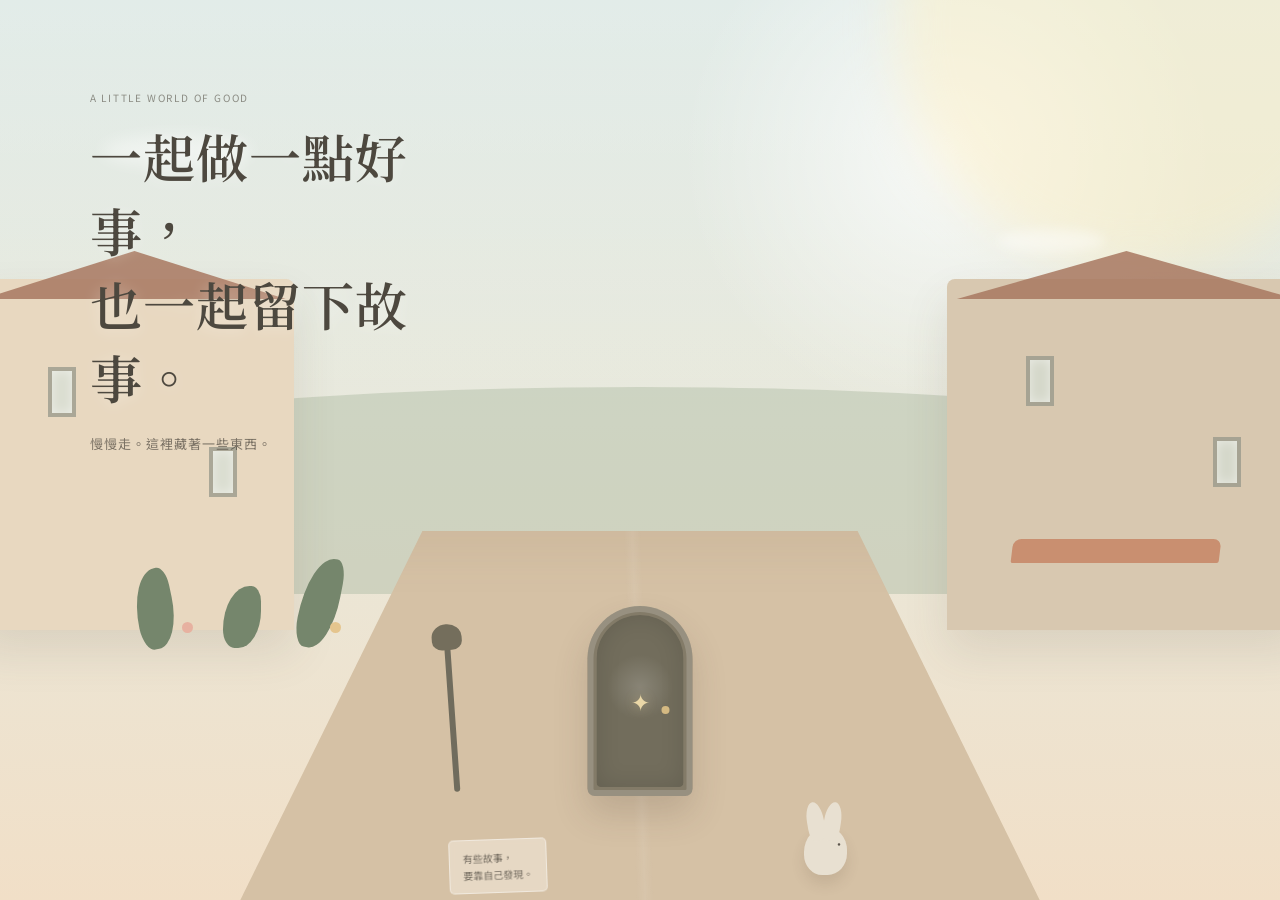
<file: index.html>
<!DOCTYPE html>
<html lang="zh-Hant">
<head>
  <meta charset="UTF-8">
  <meta name="viewport" content="width=device-width, initial-scale=1.0">
  <meta name="theme-color" content="#f4eadb">
  <title>一點好事｜Rotaract</title>
  <link rel="preconnect" href="https://fonts.googleapis.com">
  <link rel="preconnect" href="https://fonts.gstatic.com" crossorigin>
  <link href="https://fonts.googleapis.com/css2?family=Noto+Sans+TC:wght@400;500;600&family=Noto+Serif+TC:wght@500;600&display=swap" rel="stylesheet">
  <link rel="stylesheet" href="css/style.css">
</head>
<body>
<main class="world" aria-label="秘密街道">
  <div class="sky"></div><div class="sun-glow"></div>
  <div class="cloud cloud-a"></div><div class="cloud cloud-b"></div>

  <section class="street-scene">
    <div class="distant-hills"></div>

    <div class="building building-left">
      <div class="roof"></div><div class="window window-one"></div><div class="window window-two"></div>
    </div>
    <div class="building building-right">
      <div class="roof"></div><div class="window window-one"></div><div class="window window-two"></div>
      <div class="awning"></div>
    </div>

    <div class="garden">
      <span class="plant plant-a"></span><span class="plant plant-b"></span><span class="plant plant-c"></span>
      <span class="flower flower-a"></span><span class="flower flower-b"></span>
    </div>

    <div class="street">
      <button class="street-light" id="streetLight" aria-label="街燈">
        <span class="lamp"></span>
      </button>

      <button class="rabbit" id="rabbit" aria-label="發現一隻小兔子">
        <span class="ear ear-left"></span><span class="ear ear-right"></span><span class="rabbit-body"></span>
      </button>

      <button class="magic-door" id="magicDoor" aria-label="打開神秘的門">
        <span class="door-frame"></span>
        <span class="door-panel"><span class="door-symbol">✦</span><span class="door-knob"></span></span>
      </button>

      <div class="little-sign"><span>有些故事，</span><span>要靠自己發現。</span></div>
    </div>
  </section>

  <header class="intro">
    <p class="eyebrow">A LITTLE WORLD OF GOOD</p>
    <h1>一起做一點好事，<br>也一起留下故事。</h1>
    <p class="hint">慢慢走。這裡藏著一些東西。</p>
  </header>

  <div class="door-message" id="doorMessage" aria-live="polite">
    <div class="message-card">
      <button class="close-message" id="closeMessage" aria-label="關閉">×</button>
      <p class="message-kicker">THE SECRET DOOR</p>
      <h2>門後面，還有一個世界。</h2>
      <p>這裡會慢慢放進我們做過的事、遇見的人，還有那些值得留下來的故事。</p>
      <button class="enter-button" id="enterButton">先看看這扇門</button>
    </div>
  </div>

  <div class="discover" id="discover"></div>
</main>
<script src="js/script.js"></script>
</body>
</html>
</file>
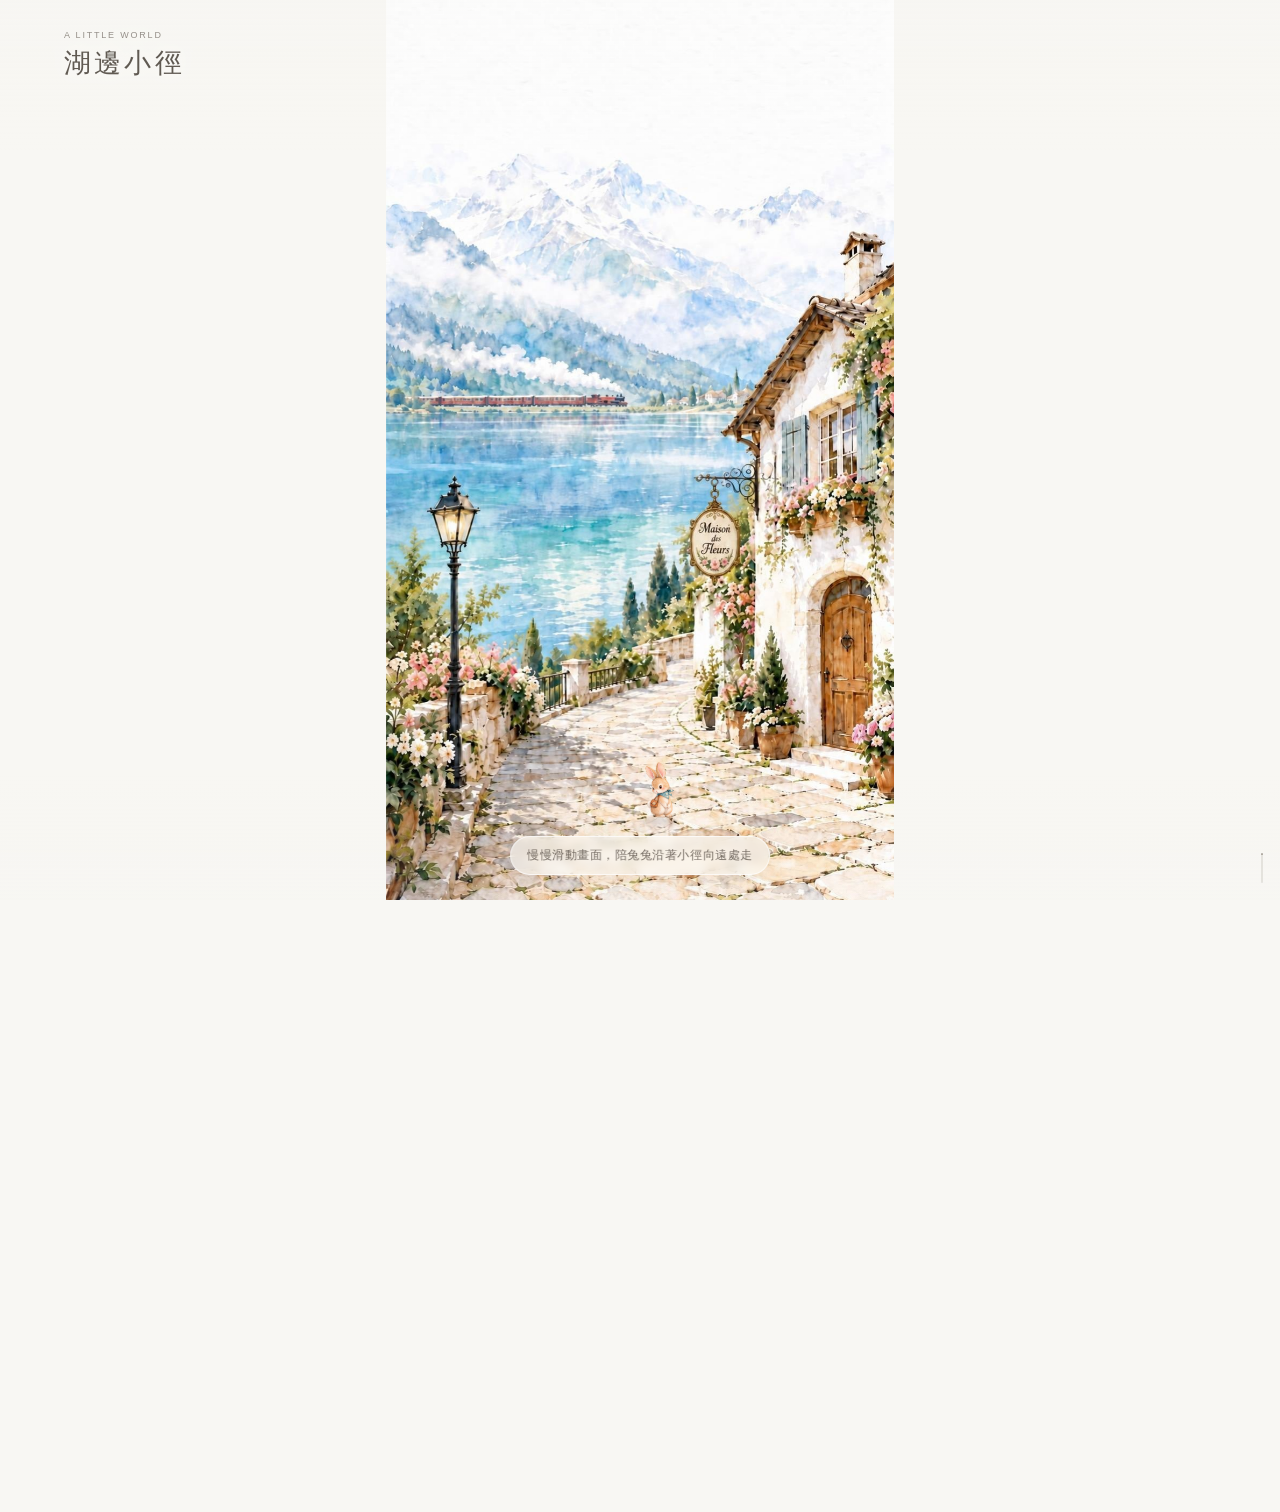
<file: rabbit-prototype.html>
<!doctype html>
<html lang="zh-Hant">
<head>
  <meta charset="utf-8">
  <meta name="viewport" content="width=device-width, initial-scale=1, viewport-fit=cover">
  <meta name="theme-color" content="#f8f7f3">
  <meta name="description" content="湖邊小徑上的兔兔待機互動原型。">
  <title>湖邊小徑｜兔兔互動 Prototype</title>
  <link rel="stylesheet" href="css/rabbit-prototype.css">
</head>
<body>
  <main class="walk" aria-label="湖邊小徑上的兔兔">
    <section class="viewport" aria-label="水彩世界">
      <img class="world-art" src="assets/homepage/homepage-v01.png" alt="湖畔山景、花屋與石板小徑的水彩風景" fetchpriority="high">
      <div class="soft-edge" aria-hidden="true"></div>
      <div class="scene-note" aria-hidden="true">
        <span class="scene-note__eyebrow">A LITTLE WORLD</span>
        <span class="scene-note__title">湖邊小徑</span>
      </div>
      <div class="rabbit-shadow" aria-hidden="true"></div>
      <div class="rabbit" id="rabbit" role="img" aria-label="沿著小徑慢慢探索的兔兔">
        <img class="rabbit-frame is-visible" src="assets/homepage/rabbit-idle-01.png" alt="" draggable="false">
        <img class="rabbit-frame" src="assets/homepage/rabbit-idle-02.png" alt="" draggable="false">
        <img class="rabbit-frame" src="assets/homepage/rabbit-idle-03.png" alt="" draggable="false">
      </div>
      <p class="walk-hint" aria-hidden="true">慢慢滑動畫面，陪兔兔沿著小徑向遠處走</p>
      <span class="walk-progress" aria-hidden="true"><i id="walkProgress"></i></span>
    </section>
  </main>
  <script src="js/rabbit-prototype.js" defer></script>
</body>
</html>
</file>
<file: css/style.css>
*{box-sizing:border-box}
:root{--cream:#f7f0e4;--ink:#4b453d;--leaf:#75866c;--door:#6f6a5a}
html,body{margin:0;min-height:100%}
body{overflow:hidden;background:var(--cream);color:var(--ink);font-family:"Noto Sans TC",sans-serif}
button{font:inherit}
.world{position:relative;width:100vw;height:100svh;min-height:620px;overflow:hidden;isolation:isolate;background:linear-gradient(180deg,#dce8e4 0%,#e9e9dc 47%,#f1dfc7 100%)}
.sky,.sun-glow,.cloud{position:absolute;pointer-events:none}
.sky{inset:0;background:radial-gradient(circle at 74% 17%,rgba(255,255,255,.7),transparent 22%),linear-gradient(180deg,rgba(255,255,255,.18),transparent 48%)}
.sun-glow{width:38vw;height:38vw;right:-8vw;top:-17vw;border-radius:50%;background:rgba(255,239,193,.45);filter:blur(24px)}
.cloud{width:150px;height:32px;border-radius:50%;background:rgba(255,255,255,.42);filter:blur(8px);animation:drift 18s ease-in-out infinite alternate}
.cloud-a{top:15%;left:8%}.cloud-b{top:25%;right:12%;transform:scale(.72);animation-duration:24s}
.street-scene{position:absolute;inset:0}.distant-hills{position:absolute;left:-10%;right:-10%;bottom:34%;height:23%;border-radius:50% 50% 0 0;background:#b9c4ad;opacity:.55}
.building{position:absolute;bottom:30%;width:25%;height:39%;background:#e8d8c0;box-shadow:0 22px 45px rgba(91,76,57,.12)}
.building-left{left:-2%;border-radius:8px 8px 0 0}.building-right{right:-2%;width:28%;background:#d8c8b0;border-radius:8px 8px 0 0}
.roof{position:absolute;left:-5%;top:-28px;width:110%;height:48px;background:#a87861;clip-path:polygon(7% 100%,50% 0,93% 100%);opacity:.85}
.window{position:absolute;width:28px;height:50px;border:4px solid rgba(104,91,72,.42);background:rgba(211,226,219,.6);box-shadow:inset 0 0 12px rgba(255,255,255,.5)}
.building-left .window-one{left:23%;top:25%}.building-left .window-two{right:18%;top:48%}.building-right .window-one{left:22%;top:22%}.building-right .window-two{right:18%;top:45%}
.awning{position:absolute;left:18%;bottom:19%;width:58%;height:24px;border-radius:8px 8px 2px 2px;background:#c98f70;transform:skewX(-7deg)}
.garden{position:absolute;left:8%;bottom:28%;width:27%;height:20%}
.plant{position:absolute;bottom:0;width:38px;height:80px;border-radius:70% 25% 60% 30%;background:var(--leaf);transform-origin:bottom center;animation:breathe 4s ease-in-out infinite}
.plant-a{left:12%;transform:rotate(-12deg)}.plant-b{left:35%;height:62px;animation-delay:.7s}.plant-c{left:55%;height:92px;transform:rotate(11deg);animation-delay:1.2s}
.flower{position:absolute;bottom:15px;width:11px;height:11px;border-radius:50%;background:#e7b1a0}.flower-a{left:23%}.flower-b{left:66%;background:#e5c58e}
.street{position:absolute;left:16%;right:16%;bottom:-8%;height:49%;background:#d5c1a5;clip-path:polygon(25% 0,75% 0,100% 100%,0 100%);box-shadow:inset 0 25px 45px rgba(111,89,63,.08)}
.street:after{content:"";position:absolute;inset:0;background:linear-gradient(88deg,transparent 49%,rgba(255,255,255,.12) 50%,transparent 51%);opacity:.6}
.street-light{position:absolute;left:28%;top:24%;width:6px;height:155px;border:0;border-radius:6px;background:#706c5d;transform:rotate(-4deg);cursor:pointer;padding:0;z-index:15}
.lamp{position:absolute;top:-13px;left:-12px;width:30px;height:26px;border-radius:50% 50% 35% 35%;background:#746e5c;box-shadow:0 0 0 rgba(255,220,139,0);transition:box-shadow .5s ease}
.street-light:hover .lamp,.world.lit .lamp{box-shadow:0 0 28px 9px rgba(255,221,145,.5)}
.magic-door{position:absolute;left:50%;top:17%;width:105px;height:190px;padding:0;border:0;background:transparent;transform:translateX(-50%);cursor:pointer;z-index:5;transition:transform .45s cubic-bezier(.2,.8,.2,1)}
.magic-door:hover,.magic-door:focus-visible{transform:translateX(-50%) translateY(-7px)}
.door-frame{position:absolute;inset:0;border-radius:58px 58px 8px 8px;background:#837b68;box-shadow:0 18px 34px rgba(77,63,48,.18),inset 0 0 0 6px rgba(255,255,255,.16)}
.door-panel{position:absolute;inset:9px;border-radius:50px 50px 5px 5px;background:radial-gradient(circle at 50% 42%,rgba(255,255,255,.16),transparent 30%),#726d5c;display:grid;place-items:center;box-shadow:inset 0 0 25px rgba(0,0,0,.12)}
.door-symbol{color:#ead7a7;font-size:23px;text-shadow:0 0 12px rgba(246,218,147,.35);animation:twinkle 3s ease-in-out infinite}.door-knob{position:absolute;right:14px;top:53%;width:8px;height:8px;border-radius:50%;background:#d4b982}
.rabbit{position:absolute;left:68%;bottom:22%;width:55px;height:75px;border:0;padding:0;background:transparent;cursor:pointer;z-index:6;transition:transform .35s ease}.rabbit:hover{transform:translateY(-5px)}
.rabbit-body{position:absolute;left:7px;bottom:0;width:43px;height:48px;border-radius:52% 48% 45% 42%;background:#e8e0d1;box-shadow:0 9px 14px rgba(84,68,53,.12)}
.ear{position:absolute;bottom:34px;width:17px;height:39px;border-radius:60% 60% 40% 40%;background:#e8e0d1;z-index:2}.ear-left{left:10px;transform:rotate(-10deg)}.ear-right{left:27px;transform:rotate(9deg)}
.rabbit:after{content:"•";position:absolute;right:7px;bottom:23px;color:#5c554c;font-size:12px}
.intro{position:absolute;z-index:10;top:10%;left:7%;max-width:370px;pointer-events:none}.eyebrow{margin:0 0 14px;color:rgba(76,70,61,.58);font-size:10px;letter-spacing:.18em}
.intro h1{margin:0;color:#4d483f;font-family:"Noto Serif TC",serif;font-size:clamp(28px,4.2vw,52px);line-height:1.42;font-weight:600;letter-spacing:.02em;text-shadow:0 2px 15px rgba(255,255,255,.35)}
.hint{margin:20px 0 0;color:rgba(76,70,61,.7);font-size:13px;letter-spacing:.08em}
.little-sign{position:absolute;left:28%;bottom:18%;display:flex;flex-direction:column;gap:2px;padding:10px 13px;color:rgba(70,64,55,.7);font-size:10px;line-height:1.5;background:rgba(247,240,228,.5);border:1px solid rgba(255,255,255,.45);border-radius:5px;backdrop-filter:blur(5px);transform:rotate(-2deg)}
.door-message{position:fixed;inset:0;z-index:30;display:grid;place-items:center;padding:24px;background:rgba(67,61,51,.18);backdrop-filter:blur(8px);opacity:0;pointer-events:none;transition:opacity .35s ease}
.door-message.show{opacity:1;pointer-events:auto}.message-card{position:relative;width:min(430px,100%);padding:38px 30px 30px;border:1px solid rgba(255,255,255,.7);border-radius:20px;background:rgba(249,244,234,.91);box-shadow:0 25px 70px rgba(66,55,43,.16);text-align:center;transform:translateY(16px);transition:transform .45s ease}
.door-message.show .message-card{transform:translateY(0)}.close-message{position:absolute;top:12px;right:15px;border:0;background:transparent;color:#81796d;font-size:25px;cursor:pointer}
.message-kicker{margin:0 0 12px;color:#9a8266;font-size:10px;letter-spacing:.2em}.message-card h2{margin:0;font-family:"Noto Serif TC",serif;font-size:27px;font-weight:600}
.message-card>p:not(.message-kicker){margin:18px auto 24px;max-width:310px;color:#756d62;font-size:13px;line-height:2}.enter-button{border:0;border-radius:999px;padding:11px 20px;color:#fffaf2;background:#787d69;cursor:pointer;box-shadow:0 7px 18px rgba(74,76,61,.15)}
.discover{position:fixed;z-index:40;left:50%;bottom:8%;padding:9px 15px;border-radius:999px;background:rgba(249,244,234,.82);color:#696156;font-size:11px;letter-spacing:.06em;box-shadow:0 8px 24px rgba(70,58,45,.12);opacity:0;transform:translate(-50%,10px);pointer-events:none;transition:.35s ease}.discover.show{opacity:1;transform:translate(-50%,0)}
.world.door-open .magic-door .door-panel{animation:doorGlow .8s ease}.world.rabbit-found .rabbit{animation:rabbitHop .7s ease 2}
@keyframes breathe{0%,100%{transform:rotate(-8deg) scale(1)}50%{transform:rotate(6deg) scale(1.03)}}@keyframes drift{from{transform:translateX(-12px)}to{transform:translateX(35px)}}@keyframes twinkle{0%,100%{opacity:.65;transform:scale(.9)}50%{opacity:1;transform:scale(1.1)}}@keyframes doorGlow{0%{box-shadow:inset 0 0 25px rgba(0,0,0,.12)}50%{box-shadow:inset 0 0 35px rgba(246,218,147,.35),0 0 40px rgba(246,218,147,.18)}100%{box-shadow:inset 0 0 25px rgba(0,0,0,.12)}}@keyframes rabbitHop{0%,100%{transform:translateY(0)}50%{transform:translateY(-16px) rotate(3deg)}}
@media(max-width:700px){.world{min-height:600px}.intro{top:7%;left:7%;right:7%}.intro h1{font-size:clamp(27px,8.3vw,38px)}.hint{margin-top:12px;font-size:12px}.building{bottom:31%;width:34%;height:34%}.building-right{width:36%}.street{left:4%;right:4%;bottom:-3%;height:43%}.magic-door{width:82px;height:148px;top:16%}.street-light{height:125px;left:13%}.rabbit{left:73%;bottom:23%;transform:scale(.82)}.little-sign{left:22%;bottom:16%;font-size:9px}.message-card{padding:34px 23px 25px}}
</file>
<file: css/rabbit-prototype.css>
:root {
  color-scheme: light;
  --paper: #f8f7f3;
  --ink: #50483f;
  --muted: #756b60;
  --walk-progress: 0;
}

* { box-sizing: border-box; }

html {
  min-width: 320px;
  background: var(--paper);
  scrollbar-width: none;
}

html::-webkit-scrollbar { display: none; }

body {
  margin: 0;
  color: var(--ink);
  background: var(--paper);
  font-family: "Noto Sans TC", "PingFang TC", "Microsoft JhengHei", sans-serif;
  overscroll-behavior-y: none;
}

.walk { height: 168svh; }

.viewport {
  --camera-x: 0px;
  --camera-y: 0px;
  position: sticky;
  top: 0;
  width: 100%;
  height: 100svh;
  min-height: 480px;
  overflow: hidden;
  isolation: isolate;
  background: var(--paper);
}

.world-art {
  position: absolute;
  z-index: -2;
  inset: 0;
  display: block;
  width: 100%;
  height: 100%;
  object-fit: cover;
  object-position: center;
  transform: translate3d(var(--camera-x), var(--camera-y), 0) scale(1.004);
  transform-origin: center;
  will-change: transform;
  user-select: none;
  -webkit-user-drag: none;
}

.soft-edge {
  position: absolute;
  z-index: -1;
  inset: 0;
  pointer-events: none;
  background: linear-gradient(180deg, rgba(248,247,243,.11), transparent 17%, transparent 86%, rgba(248,247,243,.12));
}

.scene-note {
  position: absolute;
  top: max(30px, env(safe-area-inset-top));
  left: clamp(22px, 5vw, 74px);
  display: grid;
  gap: 5px;
  pointer-events: none;
  text-shadow: 0 1px 15px rgba(255,255,255,.72);
}

.scene-note__eyebrow {
  color: rgba(80,72,63,.59);
  font-size: 9px;
  font-weight: 500;
  letter-spacing: .2em;
}

.scene-note__title {
  color: rgba(74,67,59,.88);
  font-family: "Noto Serif TC", "Songti TC", "PMingLiU", serif;
  font-size: clamp(20px, 4vw, 27px);
  font-weight: 500;
  letter-spacing: .12em;
}

.rabbit-shadow {
  position: absolute;
  z-index: 1;
  left: 50%;
  top: 89%;
  width: clamp(16px, 4.4vh, 34px);
  height: clamp(4px, .9vh, 8px);
  border-radius: 50%;
  background: rgba(69, 58, 47, .2);
  filter: blur(2px);
  opacity: .7;
  transform: translate3d(-50%, -50%, 0) scale(calc(.5 + var(--depth-scale, .7) * .55));
  will-change: top, left, transform;
  pointer-events: none;
}

.rabbit {
  --depth-scale: .72;
  position: absolute;
  z-index: 2;
  left: 50%;
  top: 89%;
  width: clamp(28px, 5.1vh, 46px);
  height: clamp(36px, 6.6vh, 60px);
  transform: translate3d(-50%, -100%, 0) scale(var(--depth-scale));
  transform-origin: center bottom;
  will-change: top, left, transform;
  pointer-events: none;
}

.rabbit-frame {
  position: absolute;
  inset: 0;
  display: block;
  width: 100%;
  height: 100%;
  object-fit: contain;
  object-position: center bottom;
  opacity: 0;
  transition: opacity 1.15s cubic-bezier(.35, 0, .2, 1);
  user-select: none;
  -webkit-user-drag: none;
}

.rabbit-frame.is-visible { opacity: 1; }

.walk-hint {
  position: absolute;
  left: 50%;
  bottom: max(25px, calc(env(safe-area-inset-bottom) + 18px));
  width: max-content;
  max-width: calc(100% - 32px);
  margin: 0;
  padding: 10px 16px;
  border: 1px solid rgba(255,255,255,.66);
  border-radius: 999px;
  color: rgba(73,65,57,.76);
  background: rgba(250,248,242,.66);
  box-shadow: 0 4px 20px rgba(78,67,55,.06);
  font-size: 11px;
  letter-spacing: .045em;
  text-align: center;
  transform: translateX(-50%);
  pointer-events: none;
  backdrop-filter: blur(5px);
  -webkit-backdrop-filter: blur(5px);
}

.walk-progress {
  position: absolute;
  right: max(17px, env(safe-area-inset-right));
  bottom: max(17px, env(safe-area-inset-bottom));
  width: 2px;
  height: 30px;
  overflow: hidden;
  border-radius: 9px;
  background: rgba(93, 82, 68, .12);
  pointer-events: none;
}

.walk-progress i {
  display: block;
  width: 100%;
  height: calc(100% * var(--walk-progress));
  border-radius: inherit;
  background: rgba(93, 82, 68, .5);
  transition: height .18s linear;
}

@media (min-width: 700px) {
  .world-art { object-fit: contain; }
  .walk-hint { font-size: 12px; }
}

@media (max-height: 620px) {
  .rabbit { width: 31px; height: 40px; }
  .scene-note { top: max(18px, env(safe-area-inset-top)); }
  .walk-hint { bottom: max(14px, calc(env(safe-area-inset-bottom) + 8px)); }
}

@media (prefers-reduced-motion: reduce) {
  .rabbit-frame { transition-duration: 1.8s; }
  .world-art { will-change: auto; }
}
</file>
